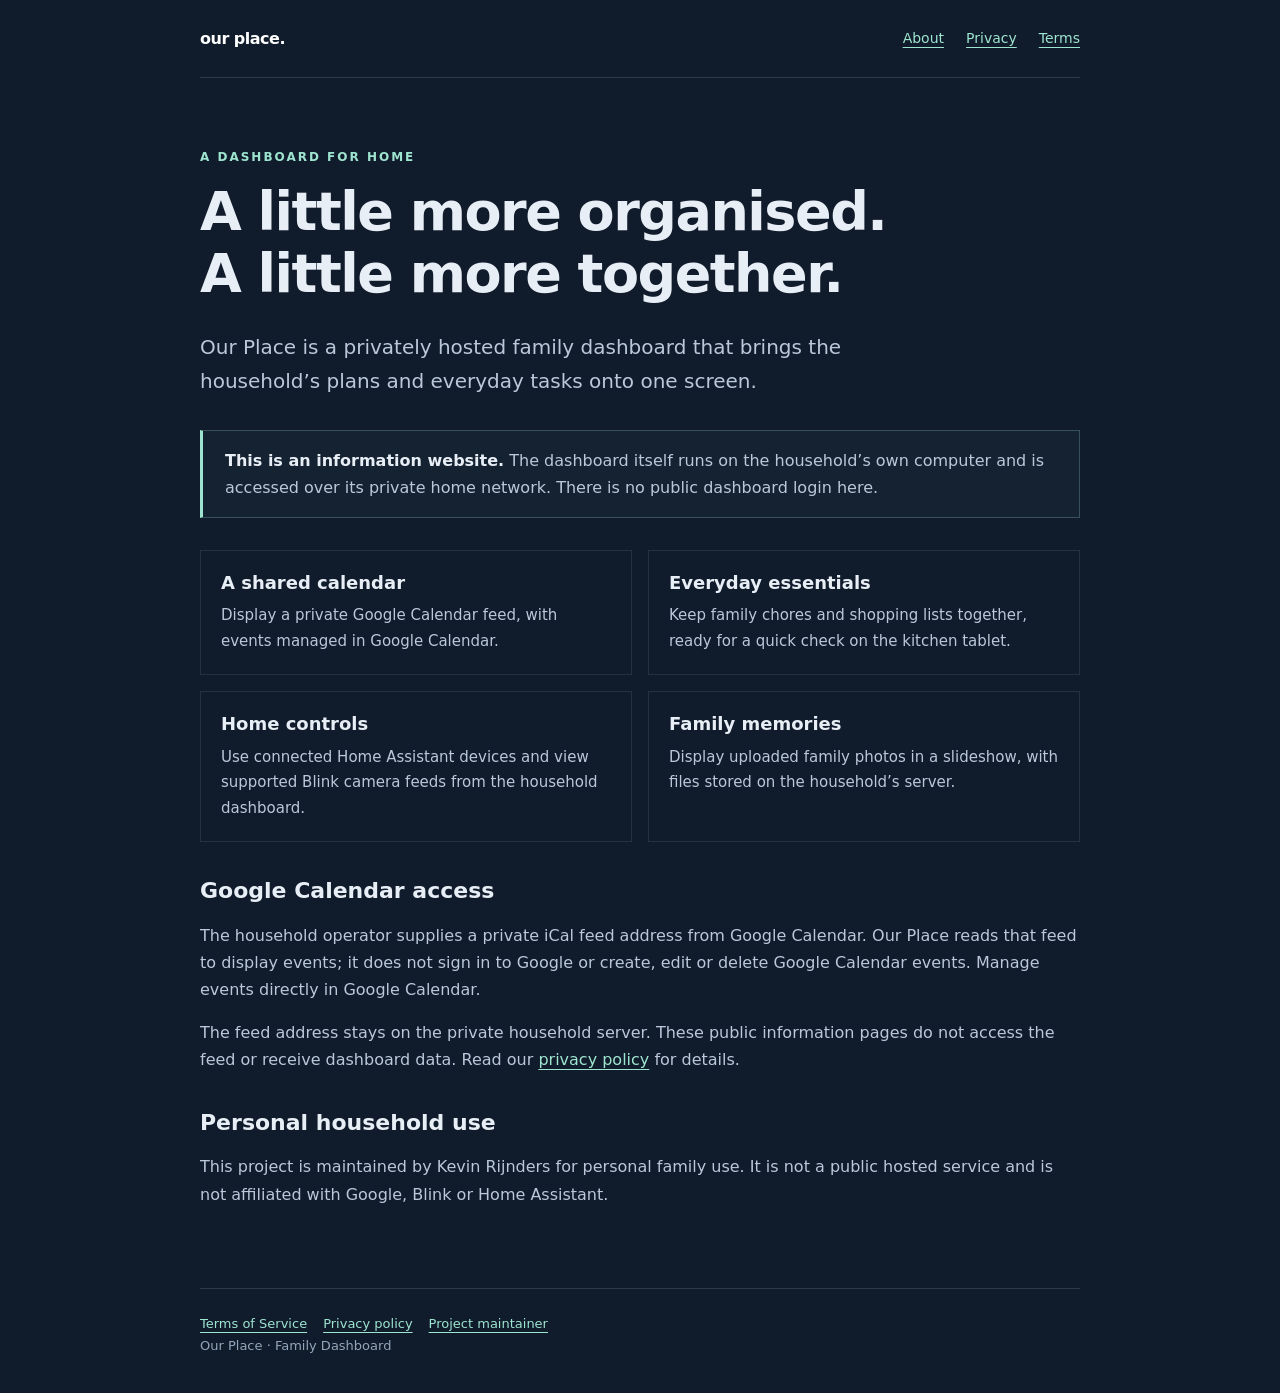
<file: index.html>
<!doctype html>
<html lang="en"><head><meta charset="utf-8"><meta name="viewport" content="width=device-width,initial-scale=1"><meta name="description" content="Our Place is a privately hosted family dashboard for a household calendar, chores, shopping, photos and home controls."><title>Our Place · Family Dashboard</title><link rel="stylesheet" href="styles.css"></head>
<body><header><a class="brand" href="./">our place.</a><nav aria-label="Information"><a href="./" aria-current="page">About</a><a href="privacy.html">Privacy</a><a href="terms.html">Terms</a></nav></header>
<main><span class="eyebrow">A dashboard for home</span><h1>A little more organised.<br>A little more together.</h1><p class="intro">Our Place is a privately hosted family dashboard that brings the household’s plans and everyday tasks onto one screen.</p>
<div class="notice"><p><strong>This is an information website.</strong> The dashboard itself runs on the household’s own computer and is accessed over its private home network. There is no public dashboard login here.</p></div>
<div class="features"><section class="feature"><h2>A shared calendar</h2><p>Display a private Google Calendar feed, with events managed in Google Calendar.</p></section><section class="feature"><h2>Everyday essentials</h2><p>Keep family chores and shopping lists together, ready for a quick check on the kitchen tablet.</p></section><section class="feature"><h2>Home controls</h2><p>Use connected Home Assistant devices and view supported Blink camera feeds from the household dashboard.</p></section><section class="feature"><h2>Family memories</h2><p>Display uploaded family photos in a slideshow, with files stored on the household’s server.</p></section></div>
<h2>Google Calendar access</h2><p>The household operator supplies a private iCal feed address from Google Calendar. Our Place reads that feed to display events; it does not sign in to Google or create, edit or delete Google Calendar events. Manage events directly in Google Calendar.</p><p>The feed address stays on the private household server. These public information pages do not access the feed or receive dashboard data. Read our <a href="privacy.html">privacy policy</a> for details.</p>
<h2>Personal household use</h2><p>This project is maintained by Kevin Rijnders for personal family use. It is not a public hosted service and is not affiliated with Google, Blink or Home Assistant.</p></main>
<footer><a href="terms.html">Terms of Service</a><a href="privacy.html">Privacy policy</a><a href="https://github.com/KevinRijnders">Project maintainer</a><br>Our Place · Family Dashboard</footer></body></html>
</file>
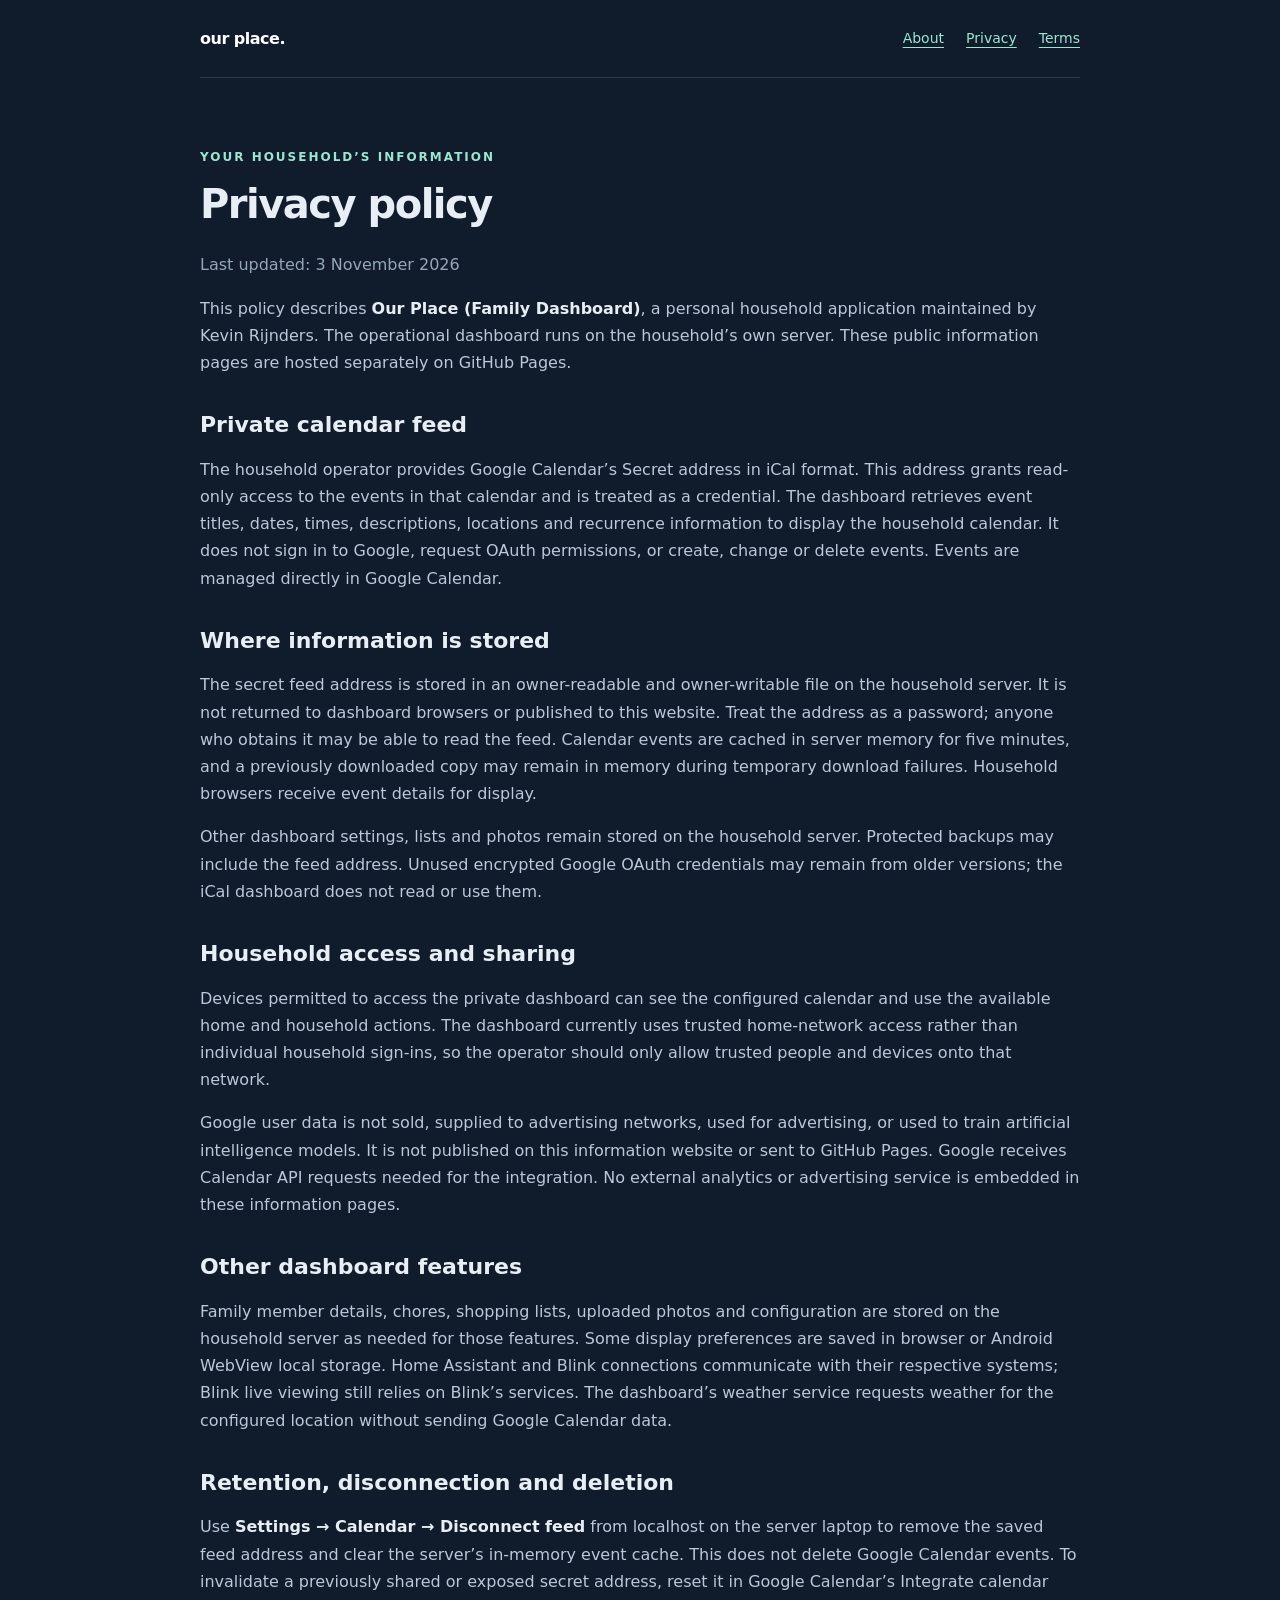
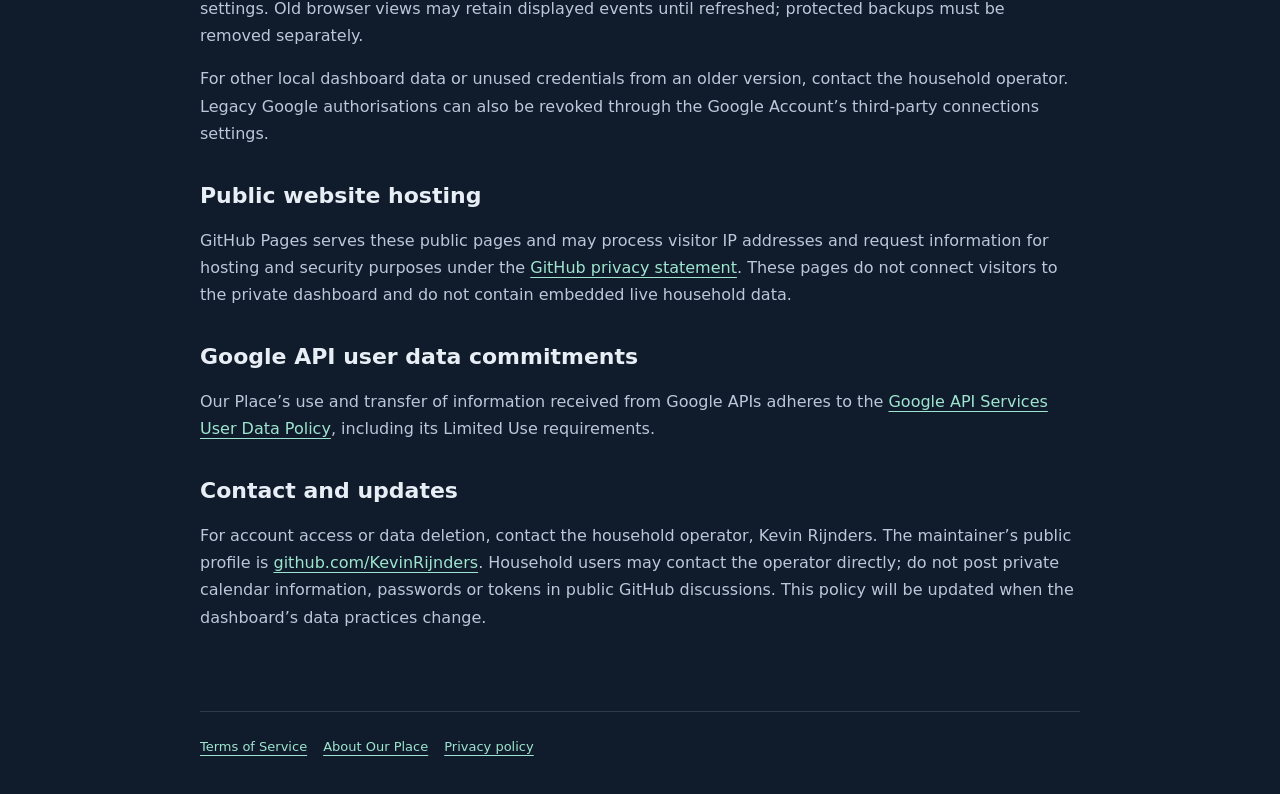
<file: privacy.html>
<!doctype html>
<html lang="en"><head><meta charset="utf-8"><meta name="viewport" content="width=device-width,initial-scale=1"><meta name="description" content="Privacy information for the privately hosted Our Place family dashboard and its Google Calendar integration."><title>Privacy policy · Our Place</title><link rel="stylesheet" href="styles.css"></head>
<body><header><a class="brand" href="./">our place.</a><nav aria-label="Information"><a href="./">About</a><a href="privacy.html" aria-current="page">Privacy</a><a href="terms.html">Terms</a></nav></header>
<main class="policy"><span class="eyebrow">Your household’s information</span><h1>Privacy policy</h1><p class="updated">Last updated: 3 November 2026</p>
<p>This policy describes <strong>Our Place (Family Dashboard)</strong>, a personal household application maintained by Kevin Rijnders. The operational dashboard runs on the household’s own server. These public information pages are hosted separately on GitHub Pages.</p>
<h2>Private calendar feed</h2><p>The household operator provides Google Calendar’s Secret address in iCal format. This address grants read-only access to the events in that calendar and is treated as a credential. The dashboard retrieves event titles, dates, times, descriptions, locations and recurrence information to display the household calendar. It does not sign in to Google, request OAuth permissions, or create, change or delete events. Events are managed directly in Google Calendar.</p>
<h2>Where information is stored</h2><p>The secret feed address is stored in an owner-readable and owner-writable file on the household server. It is not returned to dashboard browsers or published to this website. Treat the address as a password; anyone who obtains it may be able to read the feed. Calendar events are cached in server memory for five minutes, and a previously downloaded copy may remain in memory during temporary download failures. Household browsers receive event details for display.</p><p>Other dashboard settings, lists and photos remain stored on the household server. Protected backups may include the feed address. Unused encrypted Google OAuth credentials may remain from older versions; the iCal dashboard does not read or use them.</p>
<h2>Household access and sharing</h2><p>Devices permitted to access the private dashboard can see the configured calendar and use the available home and household actions. The dashboard currently uses trusted home-network access rather than individual household sign-ins, so the operator should only allow trusted people and devices onto that network.</p><p>Google user data is not sold, supplied to advertising networks, used for advertising, or used to train artificial intelligence models. It is not published on this information website or sent to GitHub Pages. Google receives Calendar API requests needed for the integration. No external analytics or advertising service is embedded in these information pages.</p>
<h2>Other dashboard features</h2><p>Family member details, chores, shopping lists, uploaded photos and configuration are stored on the household server as needed for those features. Some display preferences are saved in browser or Android WebView local storage. Home Assistant and Blink connections communicate with their respective systems; Blink live viewing still relies on Blink’s services. The dashboard’s weather service requests weather for the configured location without sending Google Calendar data.</p>
<h2>Retention, disconnection and deletion</h2><p>Use <strong>Settings → Calendar → Disconnect feed</strong> from localhost on the server laptop to remove the saved feed address and clear the server’s in-memory event cache. This does not delete Google Calendar events. To invalidate a previously shared or exposed secret address, reset it in Google Calendar’s Integrate calendar settings. Old browser views may retain displayed events until refreshed; protected backups must be removed separately.</p><p>For other local dashboard data or unused credentials from an older version, contact the household operator. Legacy Google authorisations can also be revoked through the Google Account’s third-party connections settings.</p>
<h2>Public website hosting</h2><p>GitHub Pages serves these public pages and may process visitor IP addresses and request information for hosting and security purposes under the <a href="https://docs.github.com/en/site-policy/privacy-policies/github-general-privacy-statement">GitHub privacy statement</a>. These pages do not connect visitors to the private dashboard and do not contain embedded live household data.</p>
<h2>Google API user data commitments</h2><p>Our Place’s use and transfer of information received from Google APIs adheres to the <a href="https://developers.google.com/terms/api-services-user-data-policy">Google API Services User Data Policy</a>, including its Limited Use requirements.</p>
<h2>Contact and updates</h2><p>For account access or data deletion, contact the household operator, Kevin Rijnders. The maintainer’s public profile is <a href="https://github.com/KevinRijnders">github.com/KevinRijnders</a>. Household users may contact the operator directly; do not post private calendar information, passwords or tokens in public GitHub discussions. This policy will be updated when the dashboard’s data practices change.</p></main>
<footer><a href="terms.html">Terms of Service</a><a href="./">About Our Place</a><a href="privacy.html">Privacy policy</a></footer></body></html>
</file>
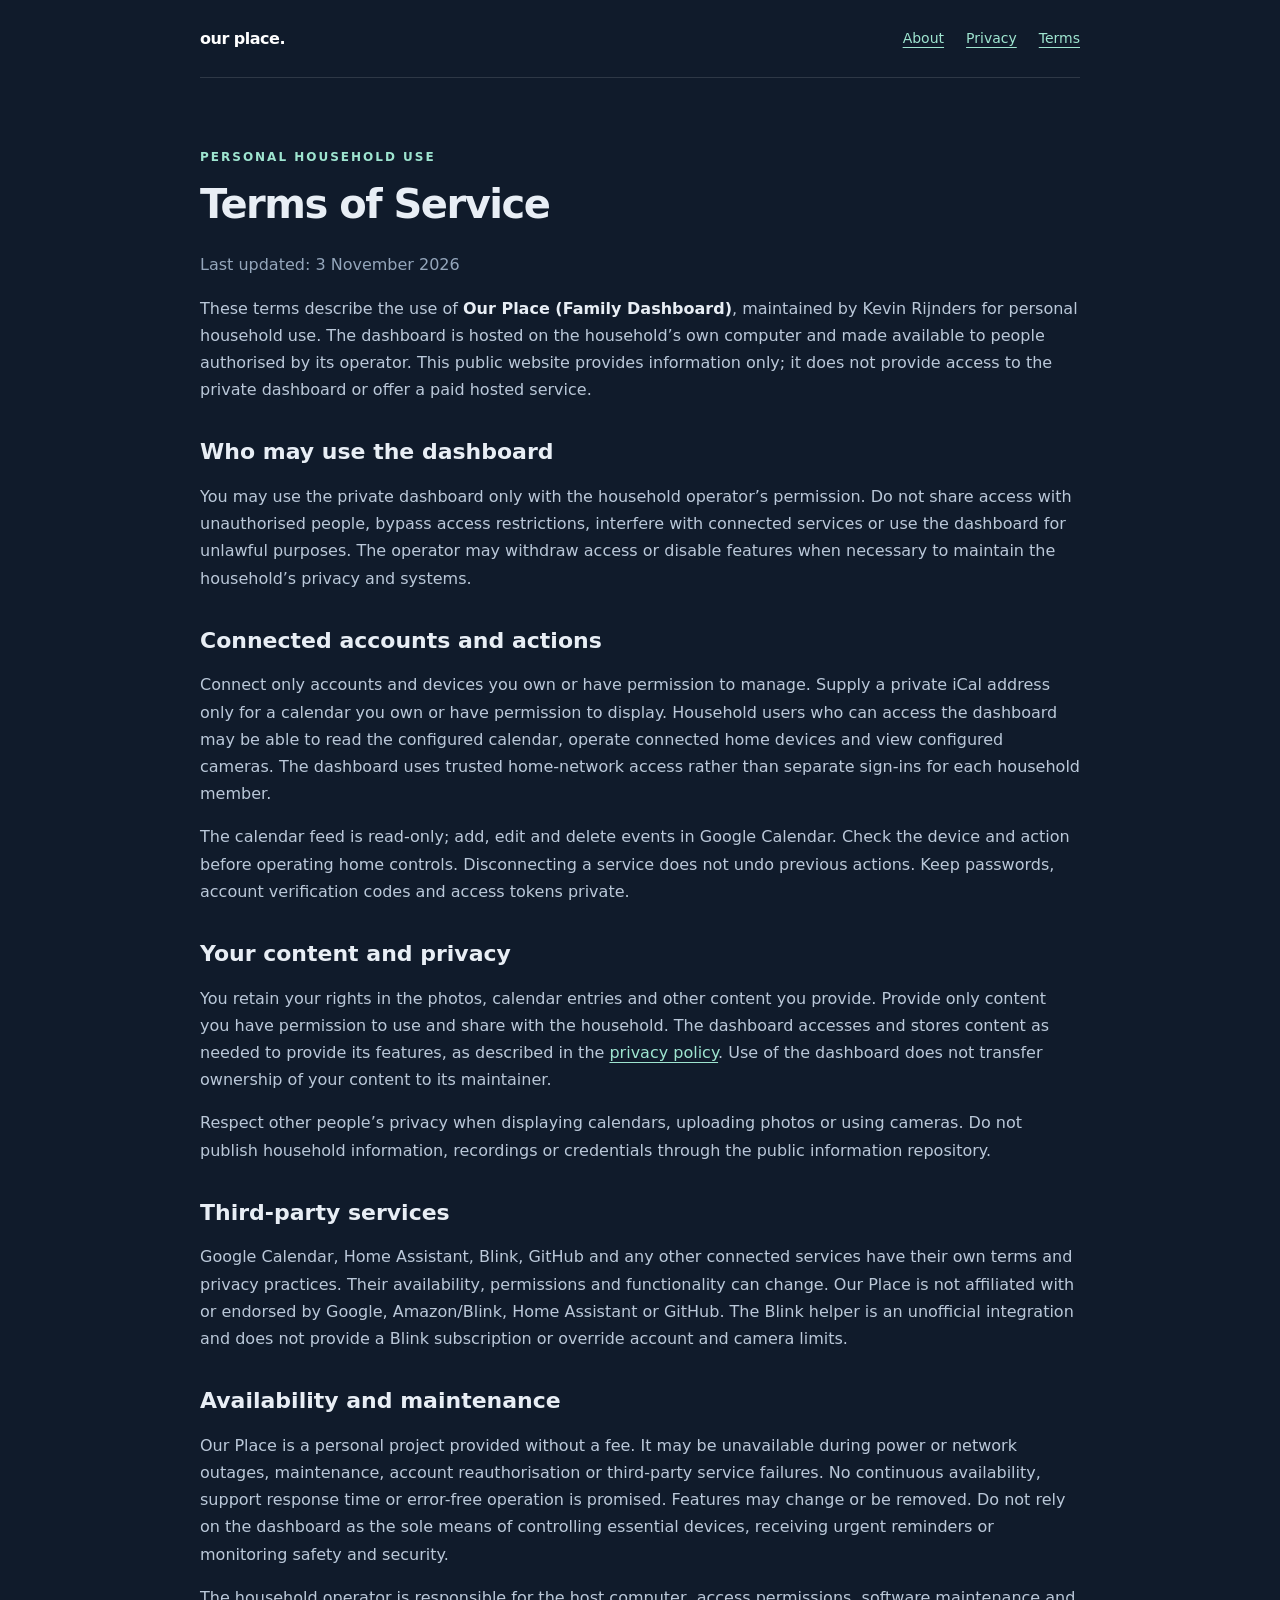
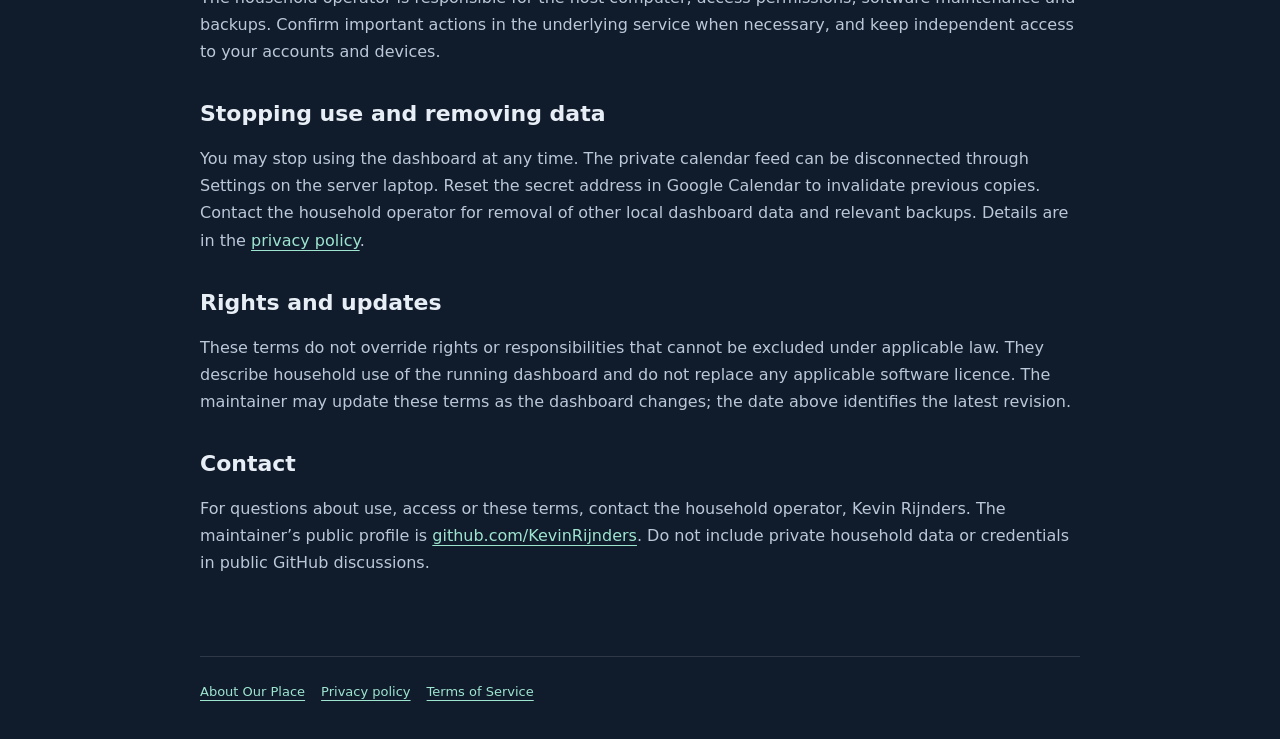
<file: terms.html>
<!doctype html>
<html lang="en"><head><meta charset="utf-8"><meta name="viewport" content="width=device-width,initial-scale=1"><meta name="description" content="Terms of Service for Our Place, a privately hosted personal family dashboard."><title>Terms of Service · Our Place</title><link rel="stylesheet" href="styles.css"></head>
<body><header><a class="brand" href="./">our place.</a><nav aria-label="Information"><a href="./">About</a><a href="privacy.html">Privacy</a><a href="terms.html" aria-current="page">Terms</a></nav></header>
<main class="policy"><span class="eyebrow">Personal household use</span><h1>Terms of Service</h1><p class="updated">Last updated: 3 November 2026</p>
<p>These terms describe the use of <strong>Our Place (Family Dashboard)</strong>, maintained by Kevin Rijnders for personal household use. The dashboard is hosted on the household’s own computer and made available to people authorised by its operator. This public website provides information only; it does not provide access to the private dashboard or offer a paid hosted service.</p>
<h2>Who may use the dashboard</h2><p>You may use the private dashboard only with the household operator’s permission. Do not share access with unauthorised people, bypass access restrictions, interfere with connected services or use the dashboard for unlawful purposes. The operator may withdraw access or disable features when necessary to maintain the household’s privacy and systems.</p>
<h2>Connected accounts and actions</h2><p>Connect only accounts and devices you own or have permission to manage. Supply a private iCal address only for a calendar you own or have permission to display. Household users who can access the dashboard may be able to read the configured calendar, operate connected home devices and view configured cameras. The dashboard uses trusted home-network access rather than separate sign-ins for each household member.</p><p>The calendar feed is read-only; add, edit and delete events in Google Calendar. Check the device and action before operating home controls. Disconnecting a service does not undo previous actions. Keep passwords, account verification codes and access tokens private.</p>
<h2>Your content and privacy</h2><p>You retain your rights in the photos, calendar entries and other content you provide. Provide only content you have permission to use and share with the household. The dashboard accesses and stores content as needed to provide its features, as described in the <a href="privacy.html">privacy policy</a>. Use of the dashboard does not transfer ownership of your content to its maintainer.</p><p>Respect other people’s privacy when displaying calendars, uploading photos or using cameras. Do not publish household information, recordings or credentials through the public information repository.</p>
<h2>Third-party services</h2><p>Google Calendar, Home Assistant, Blink, GitHub and any other connected services have their own terms and privacy practices. Their availability, permissions and functionality can change. Our Place is not affiliated with or endorsed by Google, Amazon/Blink, Home Assistant or GitHub. The Blink helper is an unofficial integration and does not provide a Blink subscription or override account and camera limits.</p>
<h2>Availability and maintenance</h2><p>Our Place is a personal project provided without a fee. It may be unavailable during power or network outages, maintenance, account reauthorisation or third-party service failures. No continuous availability, support response time or error-free operation is promised. Features may change or be removed. Do not rely on the dashboard as the sole means of controlling essential devices, receiving urgent reminders or monitoring safety and security.</p><p>The household operator is responsible for the host computer, access permissions, software maintenance and backups. Confirm important actions in the underlying service when necessary, and keep independent access to your accounts and devices.</p>
<h2>Stopping use and removing data</h2><p>You may stop using the dashboard at any time. The private calendar feed can be disconnected through Settings on the server laptop. Reset the secret address in Google Calendar to invalidate previous copies. Contact the household operator for removal of other local dashboard data and relevant backups. Details are in the <a href="privacy.html">privacy policy</a>.</p>
<h2>Rights and updates</h2><p>These terms do not override rights or responsibilities that cannot be excluded under applicable law. They describe household use of the running dashboard and do not replace any applicable software licence. The maintainer may update these terms as the dashboard changes; the date above identifies the latest revision.</p>
<h2>Contact</h2><p>For questions about use, access or these terms, contact the household operator, Kevin Rijnders. The maintainer’s public profile is <a href="https://github.com/KevinRijnders">github.com/KevinRijnders</a>. Do not include private household data or credentials in public GitHub discussions.</p></main>
<footer><a href="./">About Our Place</a><a href="privacy.html">Privacy policy</a><a href="terms.html">Terms of Service</a></footer></body></html>
</file>
<file: styles.css>
:root{font-family:system-ui,-apple-system,BlinkMacSystemFont,"Segoe UI",sans-serif;color:#e8eef5;background:#101b2b;line-height:1.7;color-scheme:dark}*{box-sizing:border-box}body{margin:0}header,main,footer{width:min(880px,calc(100% - 40px));margin:auto}header{display:flex;align-items:center;justify-content:space-between;padding:25px 0;border-bottom:1px solid #ffffff20}.brand{color:#fff;font-weight:750;text-decoration:none;letter-spacing:-.5px}nav{display:flex;gap:22px}a{color:#9ee5d0;text-underline-offset:4px}nav a{font-size:14px}main{padding:64px 0}h1{font-size:clamp(32px,6vw,54px);letter-spacing:-1.5px;line-height:1.15;margin:12px 0 24px}h2{font-size:22px;line-height:1.35;margin:34px 0 10px}p,li{color:#bac8d9}.eyebrow{font-size:12px;font-weight:700;letter-spacing:2px;text-transform:uppercase;color:#9ee5d0}.intro{font-size:20px;max-width:680px}.notice{border:1px solid #9ee5d040;border-left:3px solid #9ee5d0;padding:16px 22px;background:#9ee5d008;margin:32px 0}.notice p{margin:0}.features{display:grid;grid-template-columns:repeat(2,minmax(0,1fr));gap:16px;margin:32px 0}.feature{border:1px solid #ffffff18;padding:20px}.feature h2{font-size:18px;margin:0 0 8px}.feature p{margin:0;font-size:15px}footer{border-top:1px solid #ffffff20;padding:24px 0 36px;font-size:13px;color:#94a6bb}footer a{margin-right:16px}.policy h1{font-size:40px}.policy p,.policy li{font-size:16px}.updated{font-size:14px;color:#94a6bb}strong{color:#e8eef5}@media(max-width:540px){main{padding:38px 0}.features{grid-template-columns:1fr}nav{gap:12px}}
</file>
